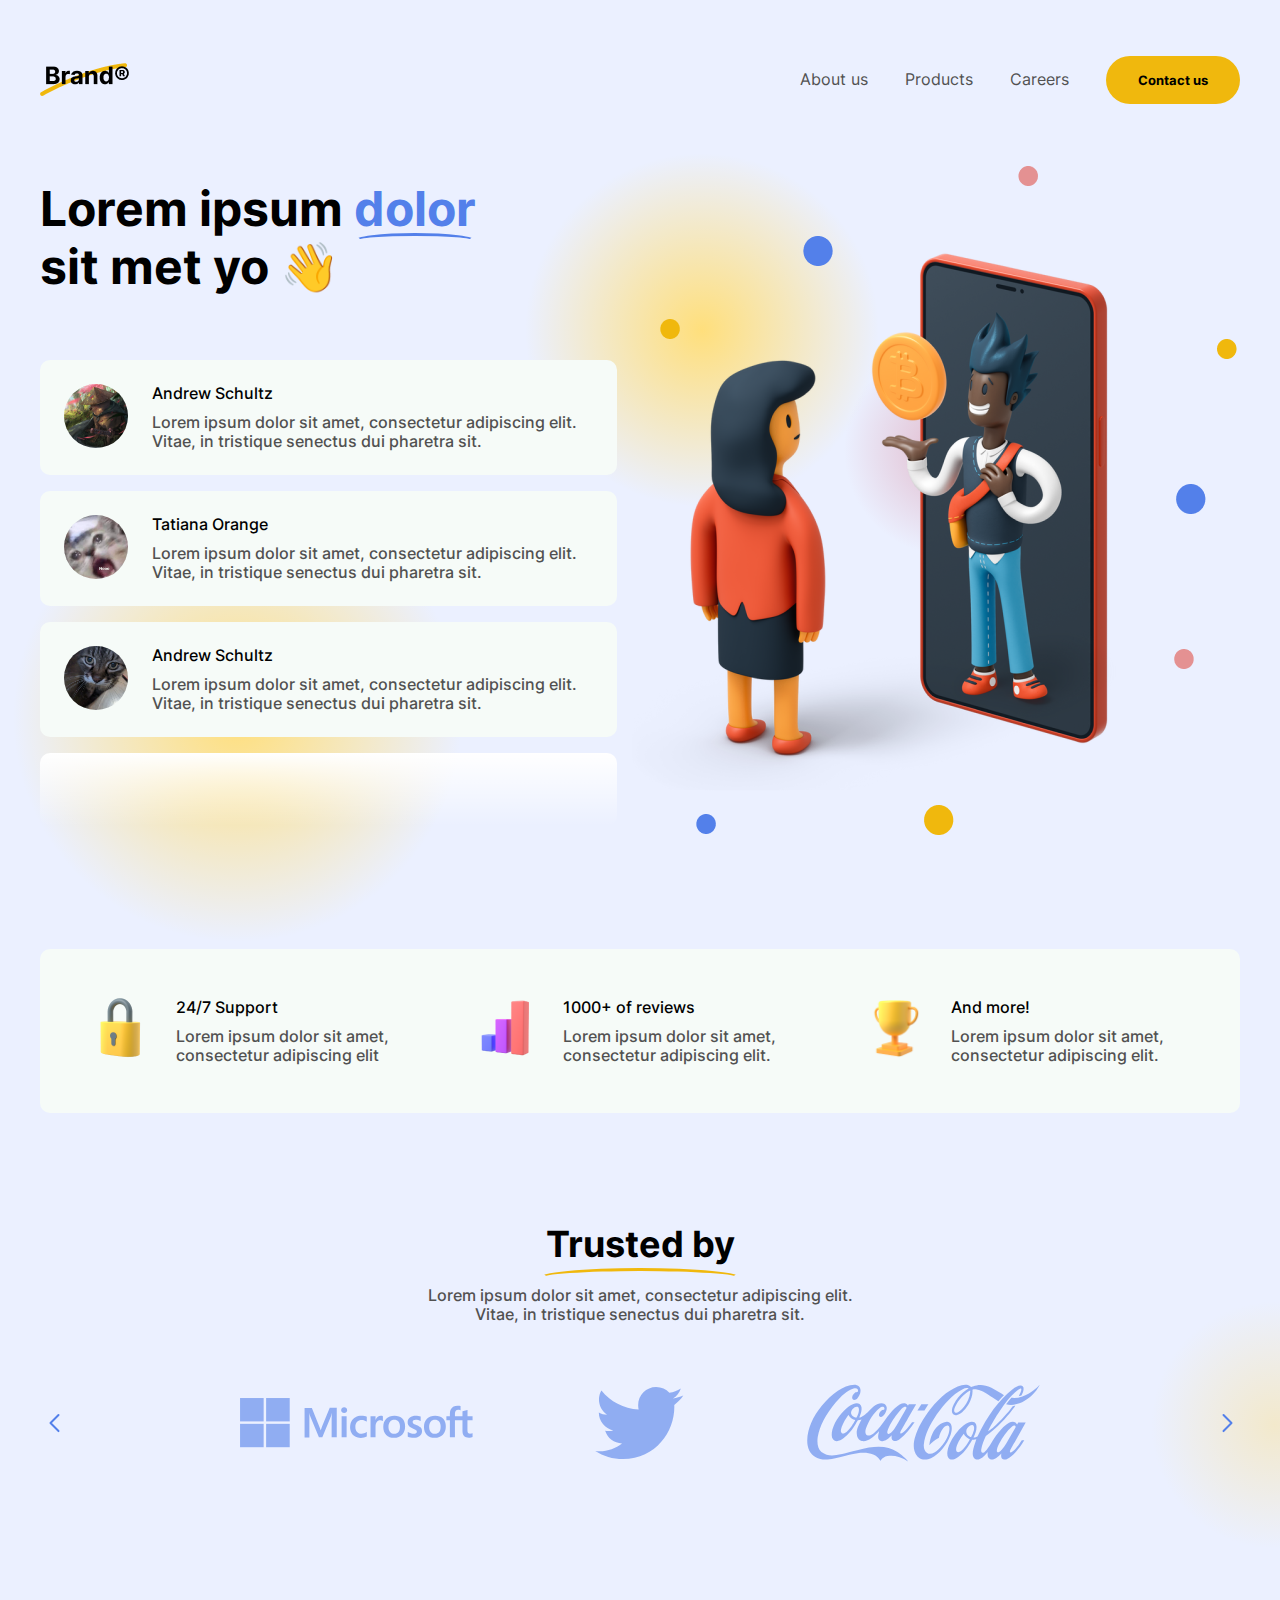
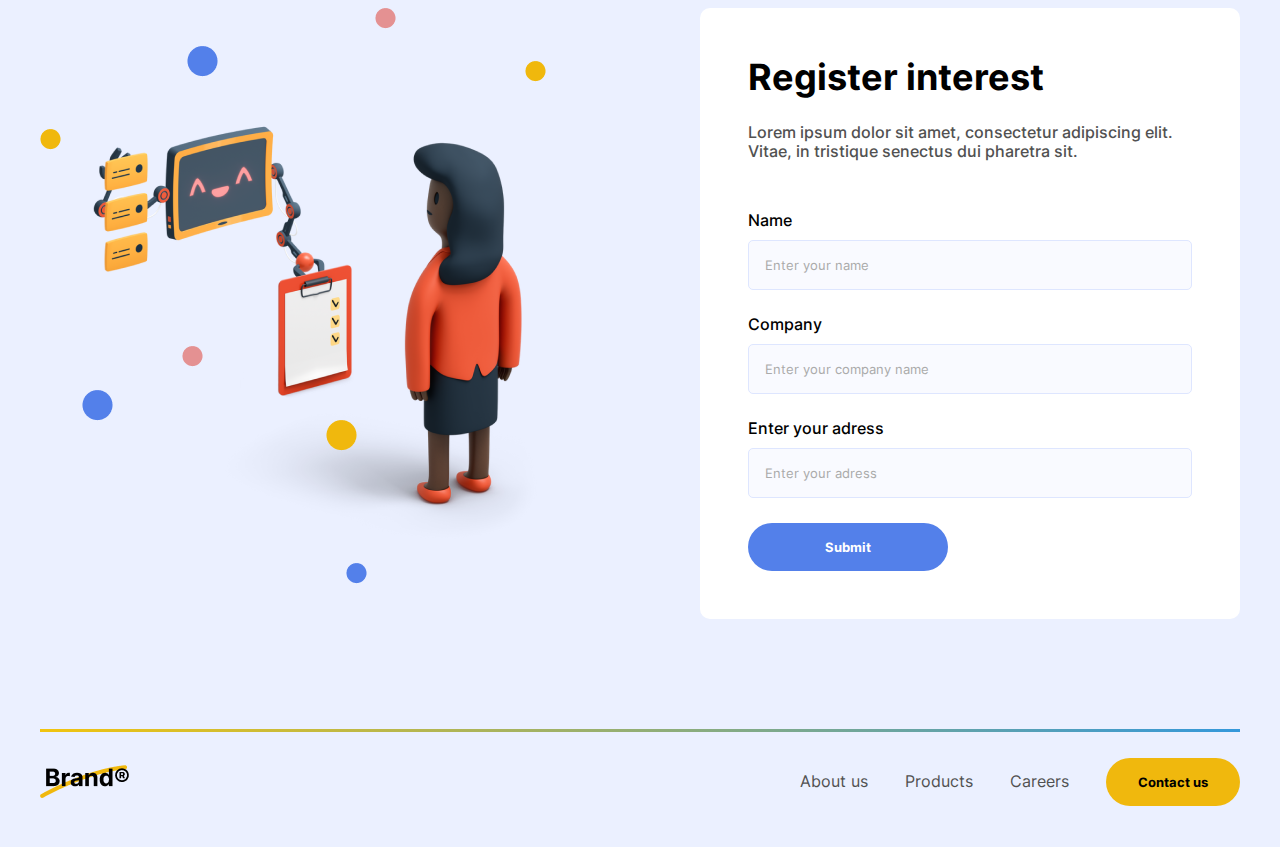
<file: index.html>
<!DOCTYPE html>
<html lang="en">
  <head>
    <meta charset="UTF-8" />
    <meta name="viewport" content="width=device-width, initial-scale=1.0" />
    <title>Simple-landing</title>
    <link rel="stylesheet" href="/css/reset-example.css" />
    <link rel="icon" type="image/x-icon" href="/img/Group 69.png" />
    <link
      rel="stylesheet"
      href="https://cdn.jsdelivr.net/npm/swiper@11/swiper-bundle.min.css"
    />
    <link rel="stylesheet" href="/css/style.css" />
  </head>
  <body>
    <div class="dark-background"></div>

    <header class="header">
      <div class="container">
        <div class="header__wrap">
          <a href="/" id="go-top"><img src="/img/Group 69.png" alt="logo" /></a>
          <nav class="nav">
            <a href="/" class="nav__link">About us</a>
            <a href="/" class="nav__link">Products</a>
            <a href="/" class="nav__link">Careers</a>
            <button class="main-btn contact-us-btn">Contact us</button>
          </nav>

          <button class="burger">
            <span></span>
            <span></span>
            <span></span>
          </button>

          <div class="mobile-menu">
            <nav class="nav">
              <a href="/" class="nav__link">About us</a>
              <a href="/" class="nav__link">Products</a>
              <a href="/" class="nav__link">Careers</a>
              <button class="main-btn contact-us__btn">Contact us</button>
            </nav>
          </div>
        </div>
      </div>
    </header>

    <section class="section-one">
      <div class="container">
        <div class="section-one__content">
          <div class="section-one__text">
            <h1 class="title-h1 section-one__title">
              Lorem ipsum <span>dolor</span> sit met yo 👋
            </h1>
            <div class="coment__block">
              <div class="comment__item">
                <img class="comment__img" src="/img/i3x7tnc8rrj71.jpg" alt="" />
                <div class="comment__content">
                  <h3 class="title-h3 comment-title">Andrew Schultz</h3>
                  <p class="text-p1 comment-text">
                    Lorem ipsum dolor sit amet, consectetur adipiscing elit.
                    Vitae, in tristique senectus dui pharetra sit.
                  </p>
                </div>
              </div>
              <div class="comment__item">
                <img
                  class="comment__img"
                  src="/img/photo_2024-02-16_16-53-06.jpg"
                  alt=""
                />
                <div class="comment__content">
                  <h3 class="title-h3 comment-title">Tatiana Orange</h3>
                  <p class="text-p1 comment-text">
                    Lorem ipsum dolor sit amet, consectetur adipiscing elit.
                    Vitae, in tristique senectus dui pharetra sit.
                  </p>
                </div>
              </div>
              <div class="comment__item">
                <img
                  class="comment__img"
                  src="/img/photo_2024-02-16_16-53-23.jpg"
                  alt=""
                />
                <div class="comment__content">
                  <h3 class="title-h3 comment-title">Andrew Schultz</h3>
                  <p class="text-p1 comment-text">
                    Lorem ipsum dolor sit amet, consectetur adipiscing elit.
                    Vitae, in tristique senectus dui pharetra sit.
                  </p>
                </div>
              </div>
              <div class="last-comment"></div>
            </div>
          </div>

          <div class="section-one__image">
            <picture>
              <source
                media="(max-width: 800px)"
                srcset="/img/section-one-small.png"
              />
              <img
                class="section-one__img"
                src="/img/section-one.png"
                alt="section-one"
              />
            </picture>
          </div>
        </div>
      </div>
    </section>

    <section class="section-two">
      <div class="container">
        <div class="section-two__wrap">
          <div class="section-two__item">
            <div class="section-two__image">
              <img src="/img/section-two-img1.png" alt="" />
            </div>
            <div class="section-two__content">
              <h3 class="section-two__title">24/7 Support</h3>
              <p class="section-two__text text-p1">
                Lorem ipsum dolor sit amet, consectetur adipiscing elit
              </p>
            </div>
          </div>
          <div class="section-two__item">
            <div class="section-two__image">
              <img src="/img/section-two-img2.png" alt="" />
            </div>
            <div class="section-two__content">
              <h3 class="section-two__title">1000+ of reviews</h3>
              <p class="section-two__text text-p1">
                Lorem ipsum dolor sit amet, consectetur adipiscing elit.
              </p>
            </div>
          </div>
          <div class="section-two__item">
            <div class="section-two__image">
              <img src="/img/section-two-img3.png" alt="" />
            </div>
            <div class="section-two__content">
              <h3 class="section-two__title">And more!</h3>
              <p class="section-two__text text-p1">
                Lorem ipsum dolor sit amet, consectetur adipiscing elit.
              </p>
            </div>
          </div>
        </div>
      </div>
    </section>

    <section class="section-slider">
      <div class="container">
        <h2 class="slider__title">Trusted by</h2>
        <p class="slider__text text-p1">
          Lorem ipsum dolor sit amet, consectetur adipiscing elit. Vitae, in
          tristique senectus dui pharetra sit.
        </p>

        <div class="slider-container"> 
          <div class="swiper">
            <!-- Additional required wrapper -->
            <div class="swiper-wrapper">
              <!-- Slides -->
              <div class="swiper-slide">
                <img src="/img/slider-image1.svg" alt="Изображение 1" />
              </div>
              <div class="swiper-slide">
                <img src="/img/slider-image2.svg" alt="Изображение 2" />
              </div>
              <div class="swiper-slide">
                <img src="/img/slider-image3.svg" alt="Изображение 3" />
              </div>
              <div class="swiper-slide">
                <img src="/img/slider-image1.svg" alt="Изображение 1" />
              </div>
              <div class="swiper-slide">
                <img src="/img/slider-image2.svg" alt="Изображение 2" />
              </div>
              <div class="swiper-slide">
                <img src="/img/slider-image3.svg" alt="Изображение 3" />
              </div>
            </div>

            <!-- If we need navigation buttons -->
          </div>
          <div class="swiper-button-prev"></div>
          <div class="swiper-button-next"></div>
        </div>
      </div>
    </section>

    <section class="section-form">
      <div class="container">
        <div class="section-form-wrap">
          <div class="form__image">
            <picture>
              <source media="(max-width: 800px )" srcset="/img/form-img-small.png">
              <img class="form__img" src="/img/form-img.png" alt="form-img">
            </picture>
          </div>

          <form action="/" method="POST">
            <h2 class="form__title">Register interest</h2>
            <p class="form__text text-p1">Lorem ipsum dolor sit amet, consectetur adipiscing elit. Vitae, in tristique senectus dui pharetra sit.</p>

            <label for="name">
              <p class="form__sub-title">Name</p>
              <input class="input" type="text" name="name" autocomplete="off" id="name" required placeholder="Enter your name">
            </label>
            <label for="company">
              <p class="form__sub-title">Company</p>
              <input class="input" type="text" name="company" id="company" placeholder="Enter your company name">
            </label>
            <label for="email">
              <p class="form__sub-title">Enter your adress</p>
              <input class="input" type="email" name="email" id="email" placeholder="Enter your adress">
            </label>
            <button class="submit-btn">Submit</button>
          </form>
        </div>
      </div>
    </section>

    <footer class="footer">
      <div class="container">
        <div class="animation-border"></div>
        <div class="footer__wrap">
          <a href="/" id="go-top"><img src="/img/Group 69.png" alt="logo" /></a>
          <nav class="nav">
            <a href="/" class="nav__link">About us</a>
            <a href="/" class="nav__link">Products</a>
            <a href="/" class="nav__link">Careers</a>
            <button class="main-btn contact-us__btn">Contact us</button>
          </nav>
        </div>
        <div class="footer-mobile">
          <div class="column1">
            <a href="/" id="go-top"><img src="/img/Group 69.png" alt="logo" /></a>
            <button class="main-btn contact-us__btn">Contact us</button>
          </div>
          <div class="column2">
            <nav class="nav-footer-mobile">
              <a href="/" class="nav__link">About us</a>
              <a href="/" class="nav__link">Products</a>
              <a href="/" class="nav__link">Careers</a>
            </nav>
          </div>
        </div>
      </div>
    </footer>

    <script src="https://cdn.jsdelivr.net/npm/swiper@11/swiper-bundle.min.js"></script>
    <script src="/js/main.js"></script>
  </body>
</html>
</file>
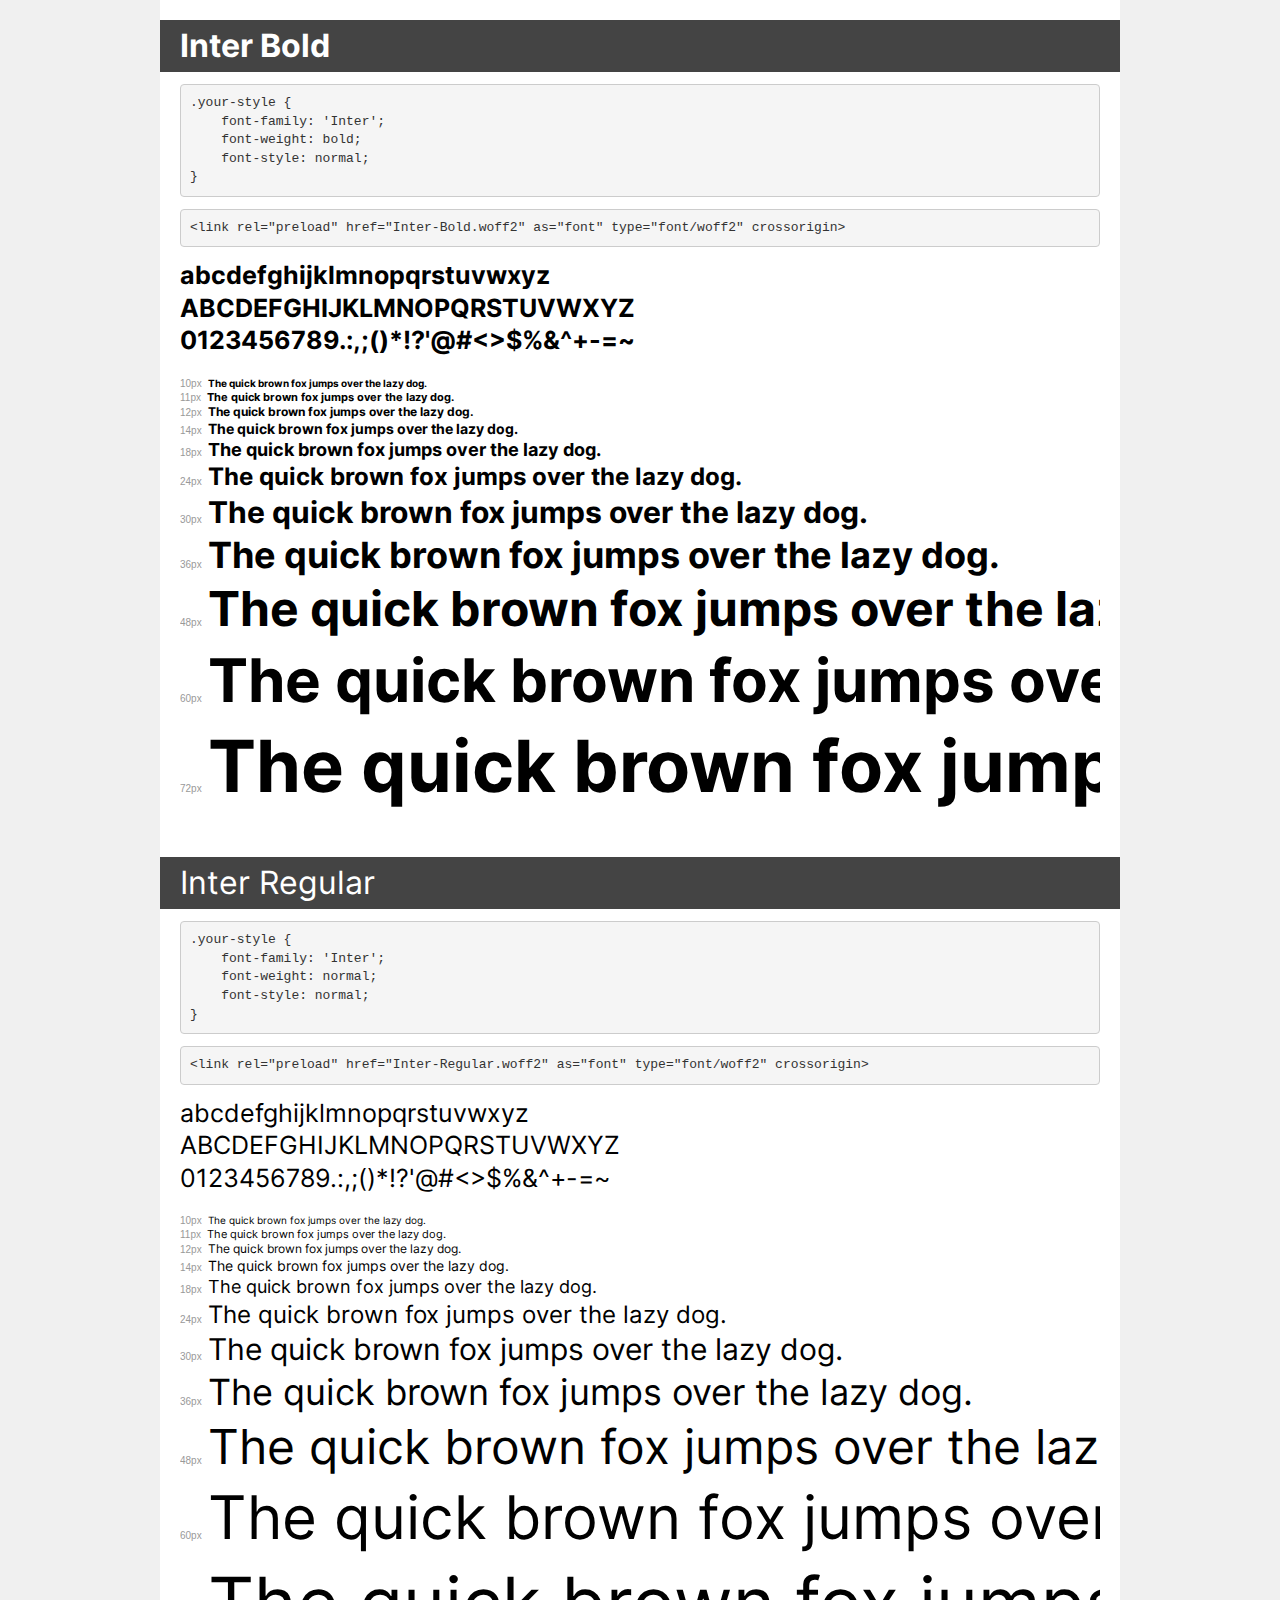
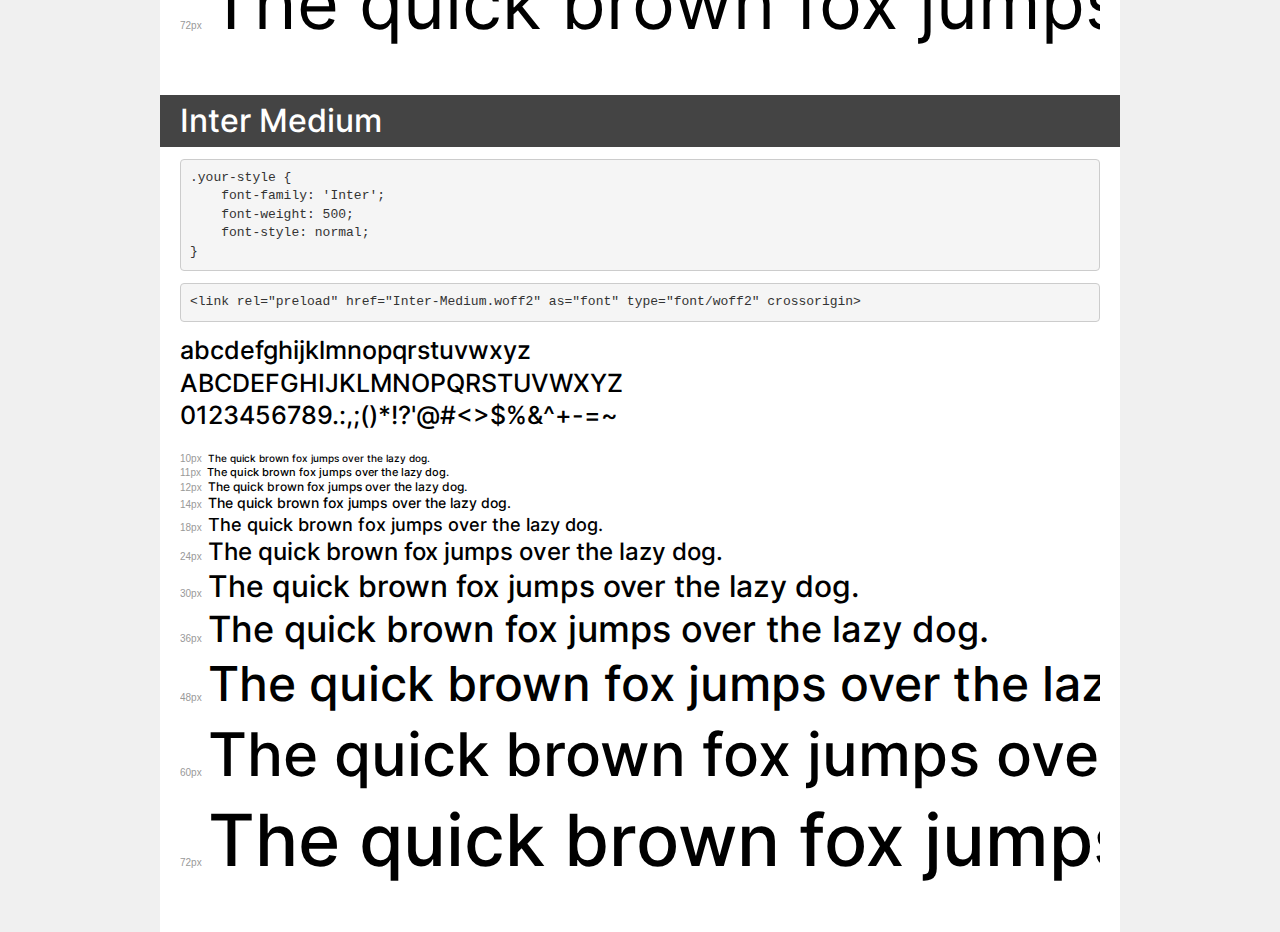
<file: fonts/demo.html>
<!DOCTYPE html>
<html lang="en">
<head>
    <meta charset="utf-8">
    <meta http-equiv="X-UA-Compatible" content="IE=edge">
    <meta name="viewport" content="width=device-width, initial-scale=1">
    <meta name="robots" content="noindex, noarchive">
    <meta name="format-detection" content="telephone=no">
    <title>Transfonter demo</title>
    <link href="stylesheet.css" rel="stylesheet">
    <style>
        /*
        http://meyerweb.com/eric/tools/css/reset/
        v2.0 | 20110126
        License: none (public domain)
        */
        html, body, div, span, applet, object, iframe,
        h1, h2, h3, h4, h5, h6, p, blockquote, pre,
        a, abbr, acronym, address, big, cite, code,
        del, dfn, em, img, ins, kbd, q, s, samp,
        small, strike, strong, sub, sup, tt, var,
        b, u, i, center,
        dl, dt, dd, ol, ul, li,
        fieldset, form, label, legend,
        table, caption, tbody, tfoot, thead, tr, th, td,
        article, aside, canvas, details, embed,
        figure, figcaption, footer, header, hgroup,
        menu, nav, output, ruby, section, summary,
        time, mark, audio, video {
            margin: 0;
            padding: 0;
            border: 0;
            font-size: 100%;
            font: inherit;
            vertical-align: baseline;
        }
        /* HTML5 display-role reset for older browsers */
        article, aside, details, figcaption, figure,
        footer, header, hgroup, menu, nav, section {
            display: block;
        }
        body {
            line-height: 1;
        }
        ol, ul {
            list-style: none;
        }
        blockquote, q {
            quotes: none;
        }
        blockquote:before, blockquote:after,
        q:before, q:after {
            content: '';
            content: none;
        }
        table {
            border-collapse: collapse;
            border-spacing: 0;
        }
        /* demo styles */
        body {
            background: #f0f0f0;
            color: #000;
        }
        .page {
            background: #fff;
            width: 920px;
            margin: 0 auto;
            padding: 20px 20px 0 20px;
            overflow: hidden;
        }
        .font-container {
            overflow-x: auto;
            overflow-y: hidden;
            margin-bottom: 40px;
            line-height: 1.3;
            white-space: nowrap;
            padding-bottom: 5px;
        }
        h1 {
            position: relative;
            background: #444;
            font-size: 32px;
            color: #fff;
            padding: 10px 20px;
            margin: 0 -20px 12px -20px;
        }
        .letters {
            font-size: 25px;
            margin-bottom: 20px;
        }
        .s10:before {
            content: '10px';
        }
        .s11:before {
            content: '11px';
        }
        .s12:before {
            content: '12px';
        }
        .s14:before {
            content: '14px';
        }
        .s18:before {
            content: '18px';
        }
        .s24:before {
            content: '24px';
        }
        .s30:before {
            content: '30px';
        }
        .s36:before {
            content: '36px';
        }
        .s48:before {
            content: '48px';
        }
        .s60:before {
            content: '60px';
        }
        .s72:before {
            content: '72px';
        }
        .s10:before, .s11:before, .s12:before, .s14:before,
        .s18:before, .s24:before, .s30:before, .s36:before,
        .s48:before, .s60:before, .s72:before {
            font-family: Arial, sans-serif;
            font-size: 10px;
            font-weight: normal;
            font-style: normal;
            color: #999;
            padding-right: 6px;
        }
        pre {
            display: block;
            padding: 9px;
            margin: 0 0 12px;
            font-family: Monaco, Menlo, Consolas, "Courier New", monospace;
            font-size: 13px;
            line-height: 1.428571429;
            color: #333;
            font-weight: normal;
            font-style: normal;
            background-color: #f5f5f5;
            border: 1px solid #ccc;
            overflow-x: auto;
            border-radius: 4px;
        }
        /* responsive */
        @media (max-width: 959px) {
            .page {
                width: auto;
                margin: 0;
            }
        }
    </style>
</head>
<body>
<div class="page">
    <div class="demo">
        <h1 style="font-family: 'Inter'; font-weight: bold; font-style: normal;">Inter Bold</h1>
        <pre title="Usage">.your-style {
    font-family: 'Inter';
    font-weight: bold;
    font-style: normal;
}</pre>
        <pre title="Preload (optional)">
&lt;link rel=&quot;preload&quot; href=&quot;Inter-Bold.woff2&quot; as=&quot;font&quot; type=&quot;font/woff2&quot; crossorigin&gt;</pre>
        <div class="font-container" style="font-family: 'Inter'; font-weight: bold; font-style: normal;">
            <p class="letters">
                abcdefghijklmnopqrstuvwxyz<br>
ABCDEFGHIJKLMNOPQRSTUVWXYZ<br>
                0123456789.:,;()*!?'@#&lt;&gt;$%&^+-=~
            </p>
            <p class="s10" style="font-size: 10px;">The quick brown fox jumps over the lazy dog.</p>
            <p class="s11" style="font-size: 11px;">The quick brown fox jumps over the lazy dog.</p>
            <p class="s12" style="font-size: 12px;">The quick brown fox jumps over the lazy dog.</p>
            <p class="s14" style="font-size: 14px;">The quick brown fox jumps over the lazy dog.</p>
            <p class="s18" style="font-size: 18px;">The quick brown fox jumps over the lazy dog.</p>
            <p class="s24" style="font-size: 24px;">The quick brown fox jumps over the lazy dog.</p>
            <p class="s30" style="font-size: 30px;">The quick brown fox jumps over the lazy dog.</p>
            <p class="s36" style="font-size: 36px;">The quick brown fox jumps over the lazy dog.</p>
            <p class="s48" style="font-size: 48px;">The quick brown fox jumps over the lazy dog.</p>
            <p class="s60" style="font-size: 60px;">The quick brown fox jumps over the lazy dog.</p>
            <p class="s72" style="font-size: 72px;">The quick brown fox jumps over the lazy dog.</p>
        </div>
    </div>

    <div class="demo">
        <h1 style="font-family: 'Inter'; font-weight: normal; font-style: normal;">Inter Regular</h1>
        <pre title="Usage">.your-style {
    font-family: 'Inter';
    font-weight: normal;
    font-style: normal;
}</pre>
        <pre title="Preload (optional)">
&lt;link rel=&quot;preload&quot; href=&quot;Inter-Regular.woff2&quot; as=&quot;font&quot; type=&quot;font/woff2&quot; crossorigin&gt;</pre>
        <div class="font-container" style="font-family: 'Inter'; font-weight: normal; font-style: normal;">
            <p class="letters">
                abcdefghijklmnopqrstuvwxyz<br>
ABCDEFGHIJKLMNOPQRSTUVWXYZ<br>
                0123456789.:,;()*!?'@#&lt;&gt;$%&^+-=~
            </p>
            <p class="s10" style="font-size: 10px;">The quick brown fox jumps over the lazy dog.</p>
            <p class="s11" style="font-size: 11px;">The quick brown fox jumps over the lazy dog.</p>
            <p class="s12" style="font-size: 12px;">The quick brown fox jumps over the lazy dog.</p>
            <p class="s14" style="font-size: 14px;">The quick brown fox jumps over the lazy dog.</p>
            <p class="s18" style="font-size: 18px;">The quick brown fox jumps over the lazy dog.</p>
            <p class="s24" style="font-size: 24px;">The quick brown fox jumps over the lazy dog.</p>
            <p class="s30" style="font-size: 30px;">The quick brown fox jumps over the lazy dog.</p>
            <p class="s36" style="font-size: 36px;">The quick brown fox jumps over the lazy dog.</p>
            <p class="s48" style="font-size: 48px;">The quick brown fox jumps over the lazy dog.</p>
            <p class="s60" style="font-size: 60px;">The quick brown fox jumps over the lazy dog.</p>
            <p class="s72" style="font-size: 72px;">The quick brown fox jumps over the lazy dog.</p>
        </div>
    </div>

    <div class="demo">
        <h1 style="font-family: 'Inter'; font-weight: 500; font-style: normal;">Inter Medium</h1>
        <pre title="Usage">.your-style {
    font-family: 'Inter';
    font-weight: 500;
    font-style: normal;
}</pre>
        <pre title="Preload (optional)">
&lt;link rel=&quot;preload&quot; href=&quot;Inter-Medium.woff2&quot; as=&quot;font&quot; type=&quot;font/woff2&quot; crossorigin&gt;</pre>
        <div class="font-container" style="font-family: 'Inter'; font-weight: 500; font-style: normal;">
            <p class="letters">
                abcdefghijklmnopqrstuvwxyz<br>
ABCDEFGHIJKLMNOPQRSTUVWXYZ<br>
                0123456789.:,;()*!?'@#&lt;&gt;$%&^+-=~
            </p>
            <p class="s10" style="font-size: 10px;">The quick brown fox jumps over the lazy dog.</p>
            <p class="s11" style="font-size: 11px;">The quick brown fox jumps over the lazy dog.</p>
            <p class="s12" style="font-size: 12px;">The quick brown fox jumps over the lazy dog.</p>
            <p class="s14" style="font-size: 14px;">The quick brown fox jumps over the lazy dog.</p>
            <p class="s18" style="font-size: 18px;">The quick brown fox jumps over the lazy dog.</p>
            <p class="s24" style="font-size: 24px;">The quick brown fox jumps over the lazy dog.</p>
            <p class="s30" style="font-size: 30px;">The quick brown fox jumps over the lazy dog.</p>
            <p class="s36" style="font-size: 36px;">The quick brown fox jumps over the lazy dog.</p>
            <p class="s48" style="font-size: 48px;">The quick brown fox jumps over the lazy dog.</p>
            <p class="s60" style="font-size: 60px;">The quick brown fox jumps over the lazy dog.</p>
            <p class="s72" style="font-size: 72px;">The quick brown fox jumps over the lazy dog.</p>
        </div>
    </div>

</div>
</body>
</html>
</file>
<file: css/style.css>
@font-face {
  font-family: "Inter";
  src: url("../fonts/Inter-Bold.woff2") format("woff2"),
    url("../fonts/Inter-Bold.woff") format("woff");
  font-weight: bold;
  font-style: normal;
  font-display: swap;
}

@font-face {
  font-family: "Inter";
  src: url("/fonts/Inter-Regular.woff2") format("woff2"),
    url("/fonts/Inter-Regular.woff") format("woff");
  font-weight: normal;
  font-style: normal;
  font-display: swap;
}

@font-face {
  font-family: "Inter";
  src: url("/fonts/Inter-Medium.woff2") format("woff2"),
    url("/fonts/Inter-Medium.woff") format("woff");
  font-weight: 500;
  font-style: normal;
  font-display: swap;
}

::selection {
  color: #0e9992;
}

html {
  font-family: "Inter";
  scroll-behavior: smooth;
}

body {
  min-height: 100vh;
  background-color: #ebf0ff;
  background-image: radial-gradient(#ffdf7c 0%, transparent 50%),
    radial-gradient(#ffdf7c 0%, transparent 50%),
    radial-gradient(circle, rgba(248, 228, 169, 0.6) 0%, transparent 50%),
    radial-gradient(circle, rgba(211, 102, 125, 0.4) 0%, transparent 50%);
  background-position: 58% 80px, -80px 400px, 1100px 1250px, 800px 300px;
  background-repeat: no-repeat;
  background-size: 500px 500px, 635px 635px, 350px 350px, 300px 300px;
}

.body-overlay {
  overflow: hidden;
}

.dark-background {
  display: none;
  position: fixed;
  top: 0;
  left: 0;
  width: 100%;
  height: 100%;
  background-color: rgba(0, 0, 0, 0.5);
  z-index: 10;
}

.dark-background.active {
  display: block;
}

.container {
  max-width: 1240px;
  margin: 0 auto;
  padding: 0 20px;
}

.text-p1 {
  font-weight: 500;
  font-size: 16px;
  line-height: 19px;
  color: #515151;
}

/* #region header */

.header {
  /* position: fixed; */
  height: 51px;
  padding-top: 56px;
}

@media (max-width: 500px) {
  .header {
    padding-top: 20px;
  }
}

.header__wrap {
  display: flex;
  justify-content: space-between;
  align-items: center;
}

@media (max-width: 600px) {
  .nav {
    display: none;
  }
}

.nav__link {
  text-decoration: none;
  font-size: 16px;
  line-height: 19px;
  color: #515151;
}

.nav__link:hover {
  opacity: 0.6;
}

.nav > *:not(:last-child) {
  margin-right: 32px;
}

.main-btn {
  color: black;
  background-color: #f0b80d;
  padding: 16px 32px 16px 32px;
  border: 0;
  border-radius: 40px;
  font-weight: bold;
}

.main-btn:hover {
  box-shadow: 0 0 10px 5px #eac555;
}

.main-btn:active {
  background-color: #ecc759;
}

/* ..........burger..............*/

.burger {
  position: relative;
  z-index: 52;
  width: 30px;
  height: 30px;
  display: none;
}

@media (max-width: 600px) {
  .burger {
    display: block;
  }
}

.burger span {
  position: absolute;
  top: 50%;
  left: 50%;
  display: block;
  width: 24px;
  height: 2px;
  transition: 0.3s all ease;
  border-radius: 1px;
  background-color: rgb(73, 66, 66);
}

.burger span:nth-child(1) {
  transform: translate(-50%, calc(-50% - 5px));
}

.burger span:nth-child(2) {
  transform: translate(-50%, -50%);
}

.burger span:nth-child(3) {
  transform: translate(-50%, calc(-50% + 5px));
}

/* active burger */

.burger.active span:nth-child(1) {
  transform: translate(-50%, -50%) rotate(+45deg);
}

.burger.active span:nth-child(2) {
  opacity: 0;
}

.burger.active span:nth-child(3) {
  transform: translate(-50%, -50%) rotate(+315deg);
}

/* ..........mobile-menu..............*/

.mobile-menu {
  display: block;
  position: fixed;
  top: 52px;
  right: -100%;
  /* height: 100vh; */
  border: thick double #e98ebb;
  border-radius: 30px;
  padding: 50px 50px 30px;
  background-color: #dce4fc;
  transition: 0.3s all ease;
  animation: pulse 2s infinite alternate;
}

@keyframes pulse {
  0% {
    border-color: rgba(255, 0, 0, 0.5); /* Начальный цвет обводки */
  }
  100% {
    border-color: rgba(0, 0, 255, 0.5); /* Конечный цвет обводки */
  }
}

.mobile-menu.active {
  right: 1%;
  top: 45px;
  z-index: 10;
  pointer-events: auto;
}

@media (max-width: 500px) {
  .mobile-menu.active {
    right: 1%;
    top: 10px;
  }
}

.mobile-menu nav {
  display: flex;
  flex-direction: column;
  gap: 25px;
  text-align: center;
}

.mobile-menu .nav__link {
  margin-right: 0;
}

/* #endregion */

/* #region section-one */

.section-one {
  margin-top: 110px;
}

@media (max-width: 500px) {
  .section-one {
    margin-top: 55px;
  }
}

.section-one__content {
  display: flex;
  gap: 15px;
  align-items: center;
}

@media (max-width: 800px) {
  .section-one__content {
    display: flex;
    flex-direction: column;
    gap: 15px;
  }
}

.section-one__title {
  font-size: 48px;
  font-weight: 700;
  line-height: 58px;
  margin-bottom: 64px;
  max-width: 500px;
}

@media (max-width: 500px) {
  .section-one__title {
    margin-bottom: 40px;
  }
}

.section-one__title span {
  color: #5380ea;
  position: relative;
}

.section-one__title span::after {
  content: "";
  position: absolute;
  width: 100%;
  height: 15px;
  bottom: -10px;
  left: 0px;
  border: 3px solid #5380ea;
  border-color: #5380ea transparent transparent transparent;
  border-radius: 100%;
}

.comment__item {
  display: flex;
  gap: 24px;
  max-width: 577px;
  background-color: #f6fbf8;
  border-radius: 10px;
  padding: 24px;
}

.comment__item:not(:last-child) {
  margin-bottom: 16px;
}

.last-comment {
  max-width: 577px;
  background-color: #f6fbf8;
  border-radius: 10px;
  height: 73px;
  background: linear-gradient(
    to bottom,
    rgba(255, 255, 255, 1),
    rgba(255, 255, 255, 0)
  );
}

.comment__item {
  
}

.comment__img {
  width: 64px;
  height: 64px;
  border-radius: 50%;
  flex-shrink: 0;
  object-fit: cover;
}

.comment-title {
  font-weight: 500;
  font-size: 16px;
  line-height: 19px;
  margin-bottom: 10px;
}

.section-one__image {
}

.section-one__img {
}

/* #endregion */

/* #region section-two */

.section-two {
  margin-top: 110px;
}

@media (max-width: 500px) {
  .section-two {
    margin-top: 55px;
  }
}

.section-two__wrap {
  width: 100%;
  background-color: #f6fbf8;
  border-radius: 10px;
  padding: 24px;
  display: grid;
  grid-template-columns: repeat(3, 1fr);
  gap: 10px;
}

@media (max-width: 900px) {
  .section-two__wrap {
    grid-template-columns: repeat(2, 1fr);
  }
}

@media (max-width: 700px) {
  .section-two__wrap {
    grid-template-columns: 1fr;
    align-self: center;
  }
}

@media (max-width: 500px) {
  .section-two__wrap {
    padding: 12px;
  }
}

.section-two__item {
  display: flex;
  align-items: center;
  gap: 24px;
  padding: 24px;
  justify-self: center;
}

@media (max-width: 500px) {
  .section-two__item {
    padding: 16px;
  }
}
.section-two__image {
  min-width: 64px;
}

.section-two__title {
  margin-bottom: 10px;
  font-weight: 500;
  font-size: 16px;
  line-height: 19px;
}

.section-two__text {
  max-width: 250px;
}

/* #endregion */

/* #region slider */

.section-slider {
  margin-top: 110px;
}

@media (max-width: 500px) {
  .section-slider {
    margin-top: 55px;
  }
}

.slider__title {
  text-align: center;
  position: relative;
  font-size: 36px;
  font-weight: 700;
  line-height: 43px;
  max-width: 204px;
  margin: 0 auto;
}

.slider__title::after {
  content: "";
  position: absolute;
  width: 100%;
  height: 20px;
  bottom: -22px;
  left: 0px;
  border: 3px solid #f0b80d;
  border-color: #f0b80d transparent transparent transparent;
  border-radius: 50%;
}

.slider__text {
  text-align: center;
  max-width: 440px;
  margin: 0 auto;
  margin-top: 20px;
}

.slider-container {
  position: relative;
  margin-top: 24px;
}

.swiper {
  max-width: 800px;
  height: 150px;
}

@media (max-width: 420px) {
  .swiper {
    padding: 0 20px;
    overflow: hidden;
  }
}

.swiper-slide {
  display: flex;
  justify-content: center;
  align-items: center;
  gap: 55px;
}

.swiper-button-prev {
  left: 0;
}

.swiper-button-next {
  right: 0;
}

.swiper-button-prev::after,
.swiper-button-next::after {
  width: 24px;
  height: 24px;
}

.swiper-button-prev::after {
  content: "";
  background-image: url("/img/slider-prev.svg");
}

.swiper-button-next::after {
  content: "";
  background-image: url("/img/slider-next.svg");
}

/* #endregion */

/* #region form */

.section-form {
  margin: 110px 0px;
}

@media (max-width: 500px) {
  .section-form {
    margin: 55px 0px;
  }
}

.section-form-wrap {
  /* display: flex;
  justify-content: space-between;
  align-items: center; */
  display: grid;
  grid-template-columns: 1fr 1fr;
  gap: 120px;
}

@media (max-width: 1000px) {
  .section-form-wrap {
    gap: 60px;
  }
}

@media (max-width: 900px) {
  .section-form-wrap {
    grid-template-columns: 1fr;
    gap: 60px;
  }
}

@media (max-width: 900px) {
  .form__image {
    order: 2;
    margin: 0 auto;
  }
}

form {
  background-color: #fff;
  border-radius: 10px;
  padding: 48px;
  max-width: 575px;
}

@media (max-width: 900px) {
  form {
    margin: 0 auto;
  }
}

@media (max-width: 500px) {
  form {
    padding: 25px;
  }
}

.form__title {
  font-weight: 700;
  font-size: 36px;
  line-height: 43px;
  margin-bottom: 24px;
}

@media (max-width: 500px) {
  .form__title {
    font-size: 32px;
    margin-bottom: 16px;
  }
}

.form__text {
  margin-bottom: 50px;
}

@media (max-width: 500px) {
  .form__text {
    margin-bottom: 25px;
  }
}

.form__sub-title {
  font-weight: 500;
  font-size: 16px;
  line-height: 19px;
  margin-bottom: 10px;
}

@media (max-width: 420px) {
  .form__sub-title {
    margin-bottom: 7px;
  }
}

input {
  width: 100%;
  height: 50px;
  background-color: #f9faff;
  border: 1px solid #dee6ff;
  padding: 16px;
  border-radius: 5px;
  margin-bottom: 25px;
}

@media (max-width: 420px) {
  input {
    margin-bottom: 15px;
  }
}

/* почему не работает :not(:last-child) */

input::placeholder {
  color: #aaaaaa;
}

label:not(:last-child) {
  margin-bottom: 25px;
}

.submit-btn {
  border-radius: 40px;
  padding: 16px 32px;
  background-color: #5380ea;
  color: white;
  font-weight: 700;
  max-width: 200px;
  width: 100%; /* че за дичь) */
}

.submit-btn:active {
  background-color: #7090da;
}

/* #endregion */

/* #region footer */

.footer {
  margin-bottom: 65px;
}

@media (max-width: 500px) {
  .footer {
    margin-bottom: 35px;
  }
}

.animation-border {
  width: 100%;
  height: 3px;
  background-image: linear-gradient(90deg, #f1c40f, #3498db, #f1c40f);
  animation: moveGradient 4s linear infinite;
  transition: all 0.3s ease;
  background-size: 200% 100%;
}

@keyframes moveGradient {
  0% {
    background-position: 200% 0;
  }
  100% {
    background-position: -200% 0;
  }
}

@media (max-width: 500px) {
  .animation-border {
    height: 2px;
  }
}

.footer__wrap {
  display: flex;
  justify-content: space-between;
  align-items: center;
  height: 50px;
  padding-top: 50px;
}

@media (max-width: 600px) {
  .footer__wrap {
    display: none;
  }
}

.footer-mobile {
  display: flex;
  justify-content: space-around;
  padding-top: 32px;
}

@media (min-width: 600px) {
  .footer-mobile {
    display: none;
  }
}

.column1 {
  display: flex;
  flex-direction: column;
  align-items: center;
  gap: 30px;
}

.column2 > .nav-footer-mobile {
  display: flex;
  flex-direction: column;
  align-items: center;
  gap: 25px;
}

/* #endregion */
</file>
<file: fonts/stylesheet.css>
@font-face {
    font-family: 'Inter';
    src: url('Inter-Bold.woff2') format('woff2'),
        url('Inter-Bold.woff') format('woff');
    font-weight: bold;
    font-style: normal;
    font-display: swap;
}

@font-face {
    font-family: 'Inter';
    src: url('Inter-Regular.woff2') format('woff2'),
        url('Inter-Regular.woff') format('woff');
    font-weight: normal;
    font-style: normal;
    font-display: swap;
}

@font-face {
    font-family: 'Inter';
    src: url('Inter-Medium.woff2') format('woff2'),
        url('Inter-Medium.woff') format('woff');
    font-weight: 500;
    font-style: normal;
    font-display: swap;
}
</file>
